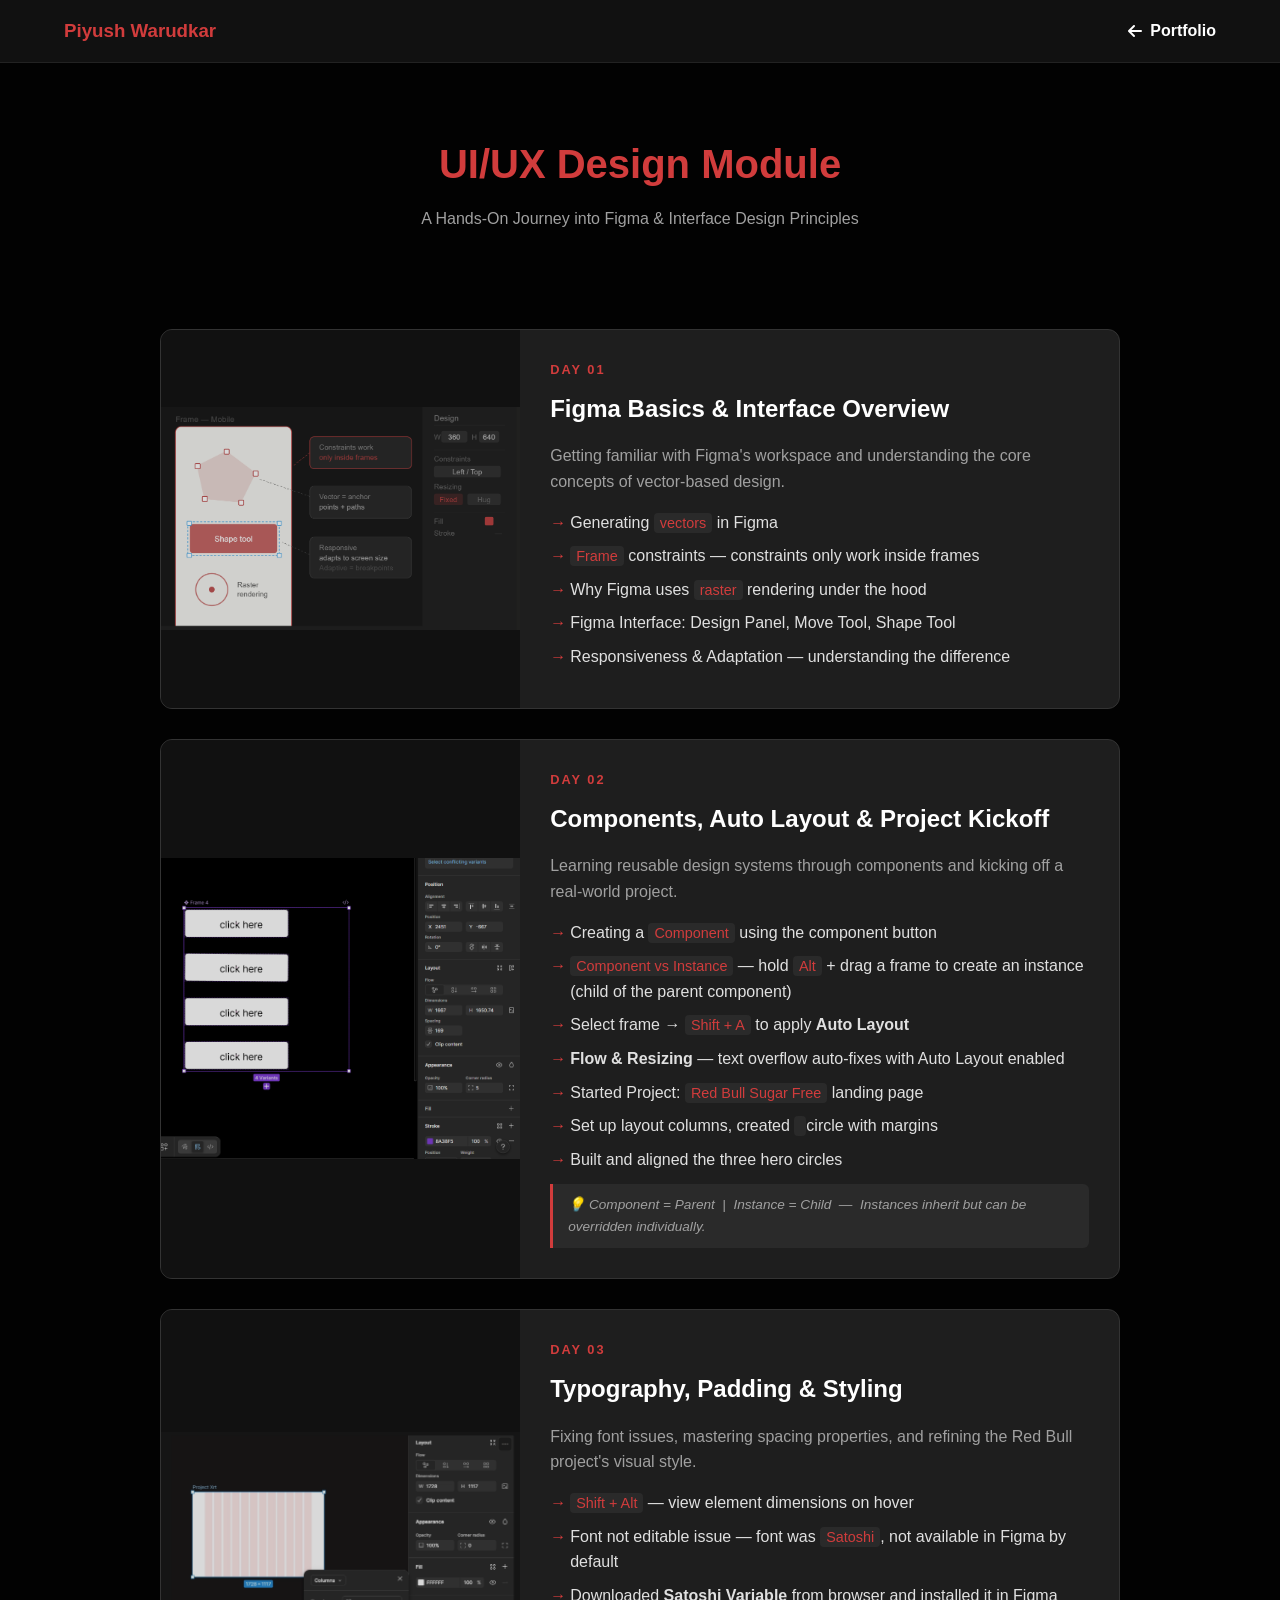
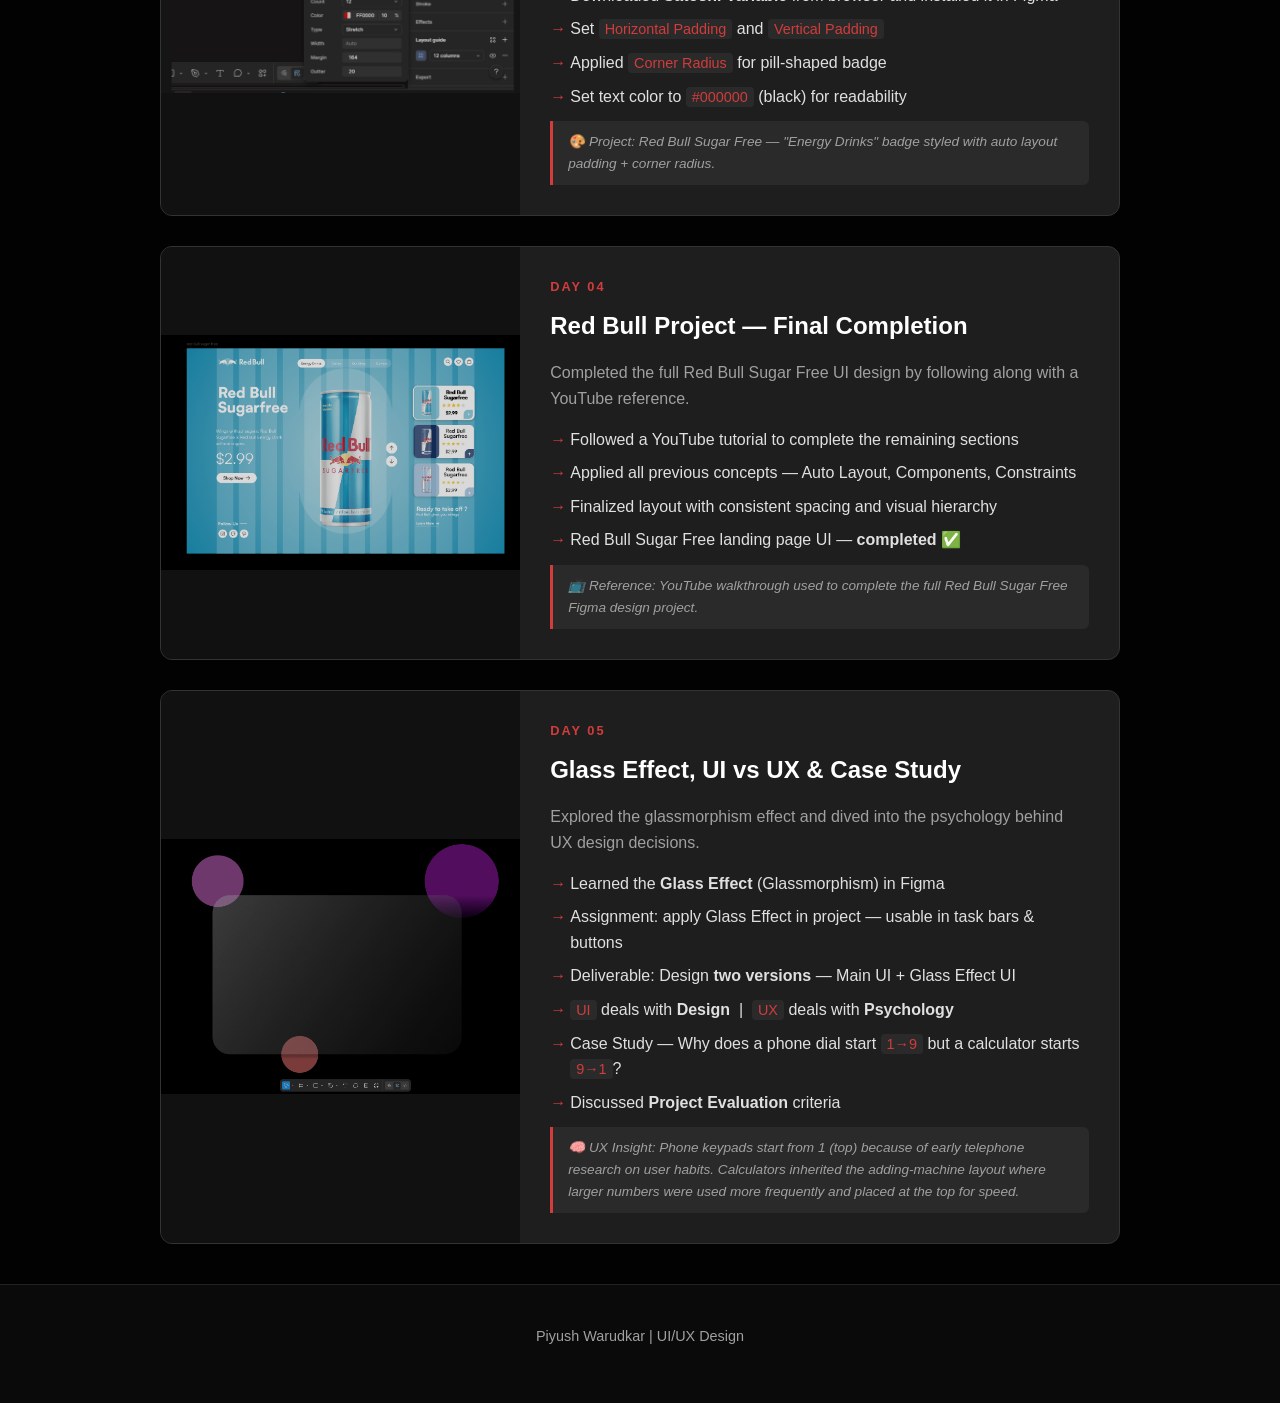
<file: module 2.html>
<!DOCTYPE html>
<html lang="en">
<head>
    <meta charset="UTF-8">
    <meta name="viewport" content="width=device-width, initial-scale=1.0">
    <title>UI/UX Learning Path | Piyush</title>
    <link rel="stylesheet" href="https://cdnjs.cloudflare.com/ajax/libs/font-awesome/6.0.0/css/all.min.css">
    <style>
        :root {
            --bg: #020202;
            --card: #1e1e1e;
            --accent: #d13c3c;
            --text: #e0e0e0;
            --muted: #a0a0a0;
        }
 
        * { margin: 0; padding: 0; box-sizing: border-box; font-family: sans-serif; }
        
        body {
            background-color: var(--bg);
            color: var(--text);
            line-height: 1.6;
            scroll-behavior: smooth;
        }
 
        nav {
            background: #111;
            padding: 1rem 5%;
            position: fixed;
            width: 100%;
            top: 0;
            display: flex;
            justify-content: space-between;
            align-items: center;
            z-index: 1000;
            border-bottom: 1px solid #222;
        }
 
        .logo {
            display: flex;
            align-items: center;
            gap: 10px;
            text-decoration: none;
        }
 
        .btn-back {
            color: white;
            text-decoration: none;
            font-weight: bold;
            transition: 0.3s;
            display: flex;
            align-items: center;
            gap: 8px;
        }
 
        .btn-back:hover { color: var(--accent); }
 
        .container {
            max-width: 1000px;
            margin: 100px auto 40px;
            padding: 0 20px;
        }
 
        .hero-section {
            text-align: center;
            margin-bottom: 50px;
            padding: 2rem 0;
        }
 
        .hero-section h1 {
            font-size: 2.5rem;
            color: var(--accent);
            margin-bottom: 10px;
        }
 
        .day-card {
            background: var(--card);
            border-radius: 12px;
            margin-bottom: 30px;
            overflow: hidden;
            display: flex;
            flex-direction: column;
            transition: 0.3s;
            border: 1px solid #333;
        }
 
        .day-card:hover {
            transform: translateY(-8px);
            box-shadow: 0 0 15px var(--accent);
        }
 
        @media (min-width: 768px) {
            .day-card { flex-direction: row; }
        }
 
        .day-image {
            flex: 1;
            background: #111;
            display: flex;
            align-items: center;
            justify-content: center;
            min-height: 200px;
            overflow: hidden;
            padding: 0;
        }
 
        .day-image img {
            width: 100%;
            height: 100%;
            min-height: 200px;
            object-fit: contain;
            border-radius: 0;
            filter: grayscale(20%) brightness(0.85);
            transition: filter 0.3s;
        }
 
        .day-card:hover .day-image img {
            filter: grayscale(0%) brightness(1);
        }
 
        .day-content {
            flex: 1.5;
            padding: 30px;
        }
 
        .day-label {
            color: var(--accent);
            font-weight: bold;
            text-transform: uppercase;
            font-size: 0.8rem;
            letter-spacing: 2px;
            margin-bottom: 10px;
        }
 
        h2 {
            margin-bottom: 15px;
            color: #fff;
        }
 
        p { color: var(--muted); margin-bottom: 15px; }
 
        ul {
            padding-left: 20px;
            list-style-type: none;
        }
 
        ul li {
            margin-bottom: 8px;
            position: relative;
            color: var(--text);
        }
 
        ul li::before {
            content: "→";
            color: var(--accent);
            position: absolute;
            left: -20px;
        }
 
        code {
            background: #2a2a2a;
            padding: 2px 6px;
            border-radius: 4px;
            color: var(--accent);
            font-size: 0.9rem;
        }
 
        .note-box {
            background: #2a2a2a;
            border-left: 3px solid var(--accent);
            padding: 10px 15px;
            border-radius: 0 6px 6px 0;
            margin-top: 12px;
            font-size: 0.85rem;
            color: var(--muted);
            font-style: italic;
        }
 
        footer {
            background: #0a0a0a;
            text-align: center;
            padding: 40px;
            color: var(--muted);
            font-size: 0.9rem;
            border-top: 1px solid #222;
        }
    </style>
</head>
<body>
 
    <nav>
        <a href="index.html" class="logo">
            <h3 style="color:#d13c3c">Piyush Warudkar</h3>
        </a>
        <a href="index.html" class="btn-back"><i class="fas fa-arrow-left"></i> Portfolio</a>
    </nav>
 
    <div class="container">
        <div class="hero-section">
            <h1>UI/UX Design Module</h1>
            <p style="color: var(--muted)">A Hands-On Journey into Figma & Interface Design Principles</p>
        </div>
 
        <!-- DAY 01 -->
        <div class="day-card">
            <div class="day-image">
                <img src="ui and ux day1.png"Figma Interface Design">
            </div>
            <div class="day-content">
                <div class="day-label">Day 01</div>
                <h2>Figma Basics & Interface Overview</h2>
                <p>Getting familiar with Figma's workspace and understanding the core concepts of vector-based design.</p>
                <ul>
                    <li>Generating <code>vectors</code> in Figma</li>
                    <li><code>Frame</code> constraints — constraints only work inside frames</li>
                    <li>Why Figma uses <code>raster</code> rendering under the hood</li>
                    <li>Figma Interface: Design Panel, Move Tool, Shape Tool</li>
                    <li>Responsiveness & Adaptation — understanding the difference</li>
                </ul>
            </div>
        </div>
 
        <!-- DAY 02 -->
        <div class="day-card">
            <div class="day-image">
                <img src="ui and ux day 2.png" alt="Components and Auto Layout">
            </div>
            <div class="day-content">
                <div class="day-label">Day 02</div>
                <h2>Components, Auto Layout & Project Kickoff</h2>
                <p>Learning reusable design systems through components and kicking off a real-world project.</p>
                <ul>
                    <li>Creating a <code>Component</code> using the component button</li>
                    <li><code>Component vs Instance</code> — hold <code>Alt</code> + drag a frame to create an instance (child of the parent component)</li>
                    <li>Select frame → <code>Shift + A</code> to apply <strong>Auto Layout</strong></li>
                    <li><strong>Flow & Resizing</strong> — text overflow auto-fixes with Auto Layout enabled</li>
                    <li>Started Project: <code>Red Bull Sugar Free</code> landing page</li>
                    <li>Set up layout columns, created <code></code> circle with margins</li>
                    <li>Built and aligned the three hero circles</li>
                </ul>
                <div class="note-box">
                    💡 Component = Parent &nbsp;|&nbsp; Instance = Child &nbsp;—&nbsp; Instances inherit but can be overridden individually.
                </div>
            </div>
        </div>
 
        <!-- DAY 03 -->
        <div class="day-card">
            <div class="day-image">
                <img src="ui and ux day 3.png" alt="Typography and Styling">
            </div>
            <div class="day-content">
                <div class="day-label">Day 03</div>
                <h2>Typography, Padding & Styling</h2>
                <p>Fixing font issues, mastering spacing properties, and refining the Red Bull project's visual style.</p>
                <ul>
                    <li><code>Shift + Alt</code> — view element dimensions on hover</li>
                    <li>Font not editable issue — font was <code>Satoshi</code>, not available in Figma by default</li>
                    <li>Downloaded <strong>Satoshi Variable</strong> from browser and installed it in Figma</li>
                    <li>Set <code>Horizontal Padding</code> and <code>Vertical Padding</code></li>
                    <li>Applied <code>Corner Radius</code> for pill-shaped badge</li>
                    <li>Set text color to <code>#000000</code> (black) for readability</li>
                </ul>
                <div class="note-box">
                    🎨 Project: Red Bull Sugar Free — "Energy Drinks" badge styled with auto layout padding + corner radius.
                </div>
            </div>
        </div>
 
        <!-- DAY 04 -->
        <div class="day-card">
            <div class="day-image">
                <img src="ui and ux day4.png" alt="Project Completion">
            </div>
            <div class="day-content">
                <div class="day-label">Day 04</div>
                <h2>Red Bull Project — Final Completion</h2>
                <p>Completed the full Red Bull Sugar Free UI design by following along with a YouTube reference.</p>
                <ul>
                    <li>Followed a YouTube tutorial to complete the remaining sections</li>
                    <li>Applied all previous concepts — Auto Layout, Components, Constraints</li>
                    <li>Finalized layout with consistent spacing and visual hierarchy</li>
                    <li>Red Bull Sugar Free landing page UI — <strong>completed ✅</strong></li>
                </ul>
                <div class="note-box">
                    📺 Reference: YouTube walkthrough used to complete the full Red Bull Sugar Free Figma design project.
                </div>
            </div>
        </div>
 
        <!-- DAY 05 -->
        <div class="day-card">
            <div class="day-image">
                <img src="ui and ux day5.png" alt="Glass Effect and UX Psychology">
            </div>
            <div class="day-content">
                <div class="day-label">Day 05</div>
                <h2>Glass Effect, UI vs UX & Case Study</h2>
                <p>Explored the glassmorphism effect and dived into the psychology behind UX design decisions.</p>
                <ul>
                    <li>Learned the <strong>Glass Effect</strong> (Glassmorphism) in Figma</li>
                    <li>Assignment: apply Glass Effect in project — usable in task bars & buttons</li>
                    <li>Deliverable: Design <strong>two versions</strong> — Main UI + Glass Effect UI</li>
                    <li><code>UI</code> deals with <strong>Design</strong> &nbsp;|&nbsp; <code>UX</code> deals with <strong>Psychology</strong></li>
                    <li>Case Study — Why does a phone dial start <code>1→9</code> but a calculator starts <code>9→1</code>?</li>
                    <li>Discussed <strong>Project Evaluation</strong> criteria</li>
                </ul>
                <div class="note-box">
                    🧠 UX Insight: Phone keypads start from 1 (top) because of early telephone research on user habits. Calculators inherited the adding-machine layout where larger numbers were used more frequently and placed at the top for speed.
                </div>
            </div>
        </div>
 
    </div>
 
    <footer>
        <p>Piyush Warudkar | UI/UX Design</p>
    </footer>
 
</body>
</html>
</file>
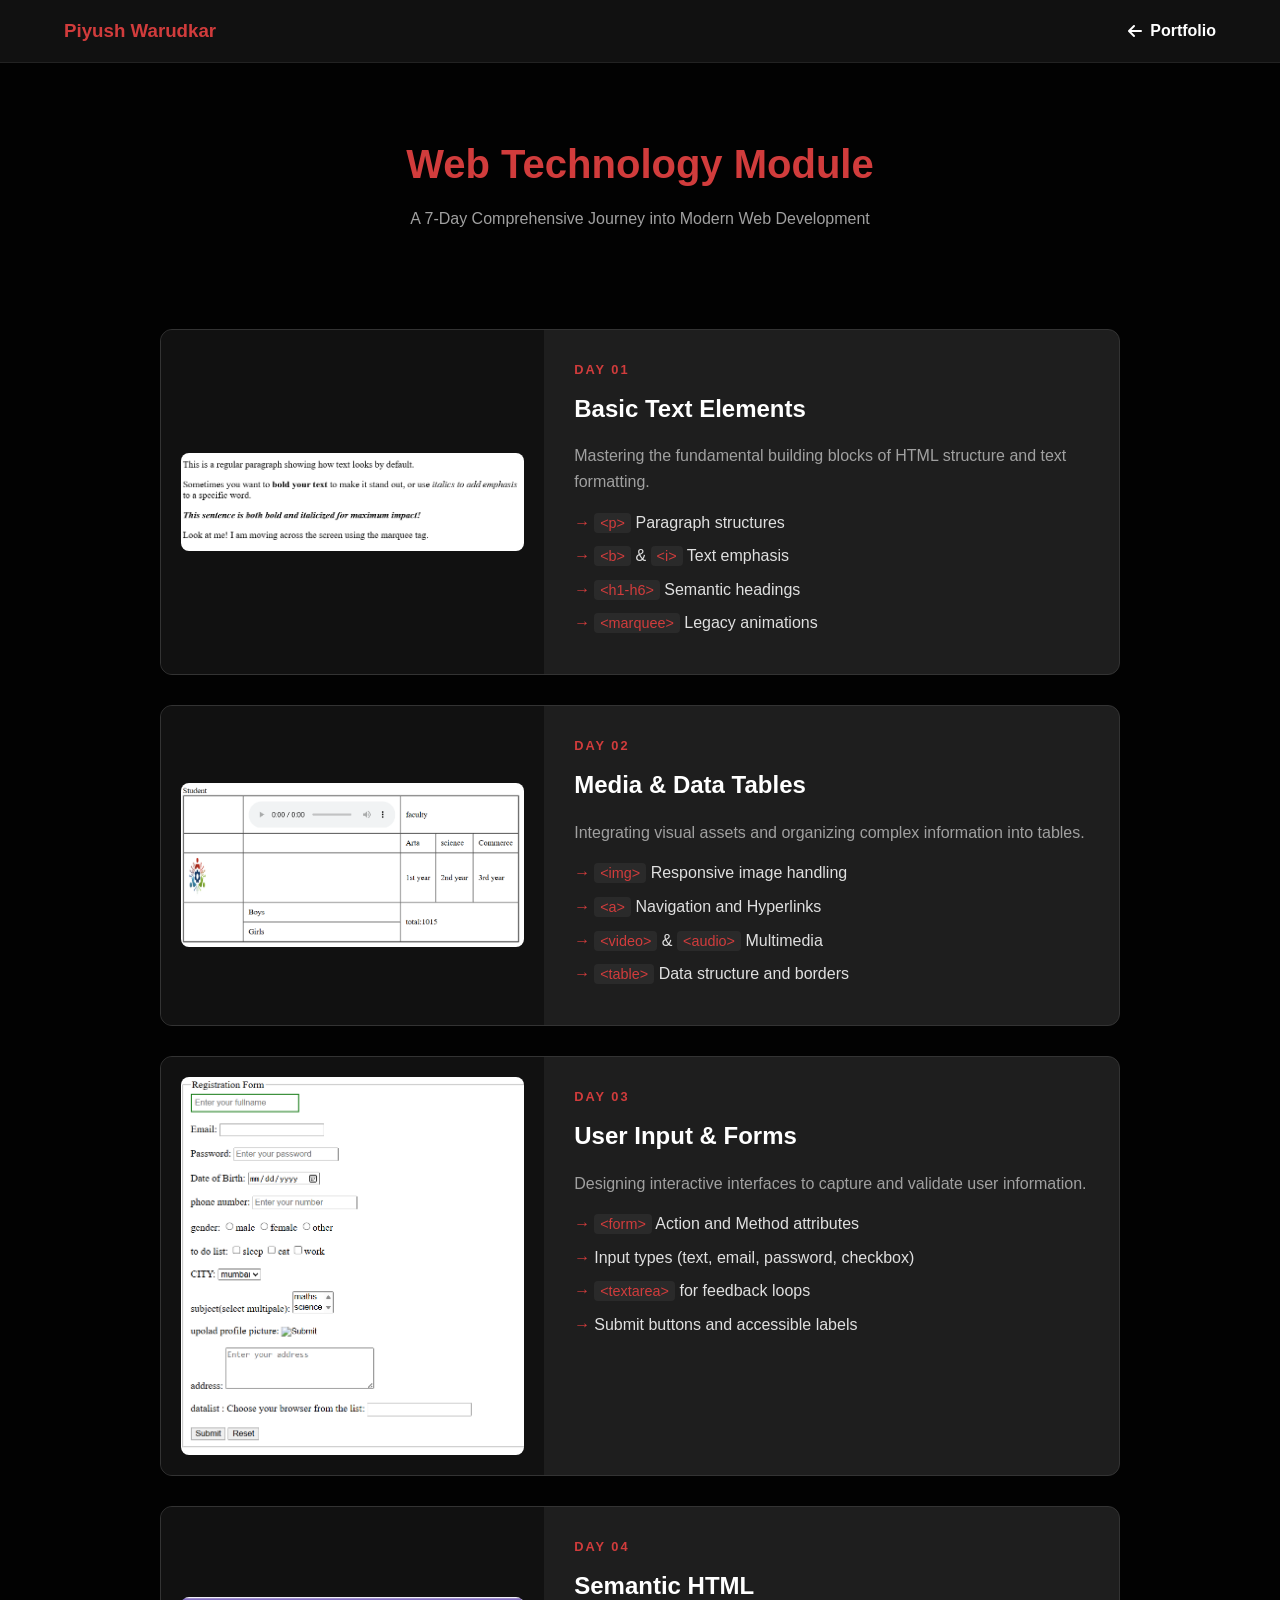
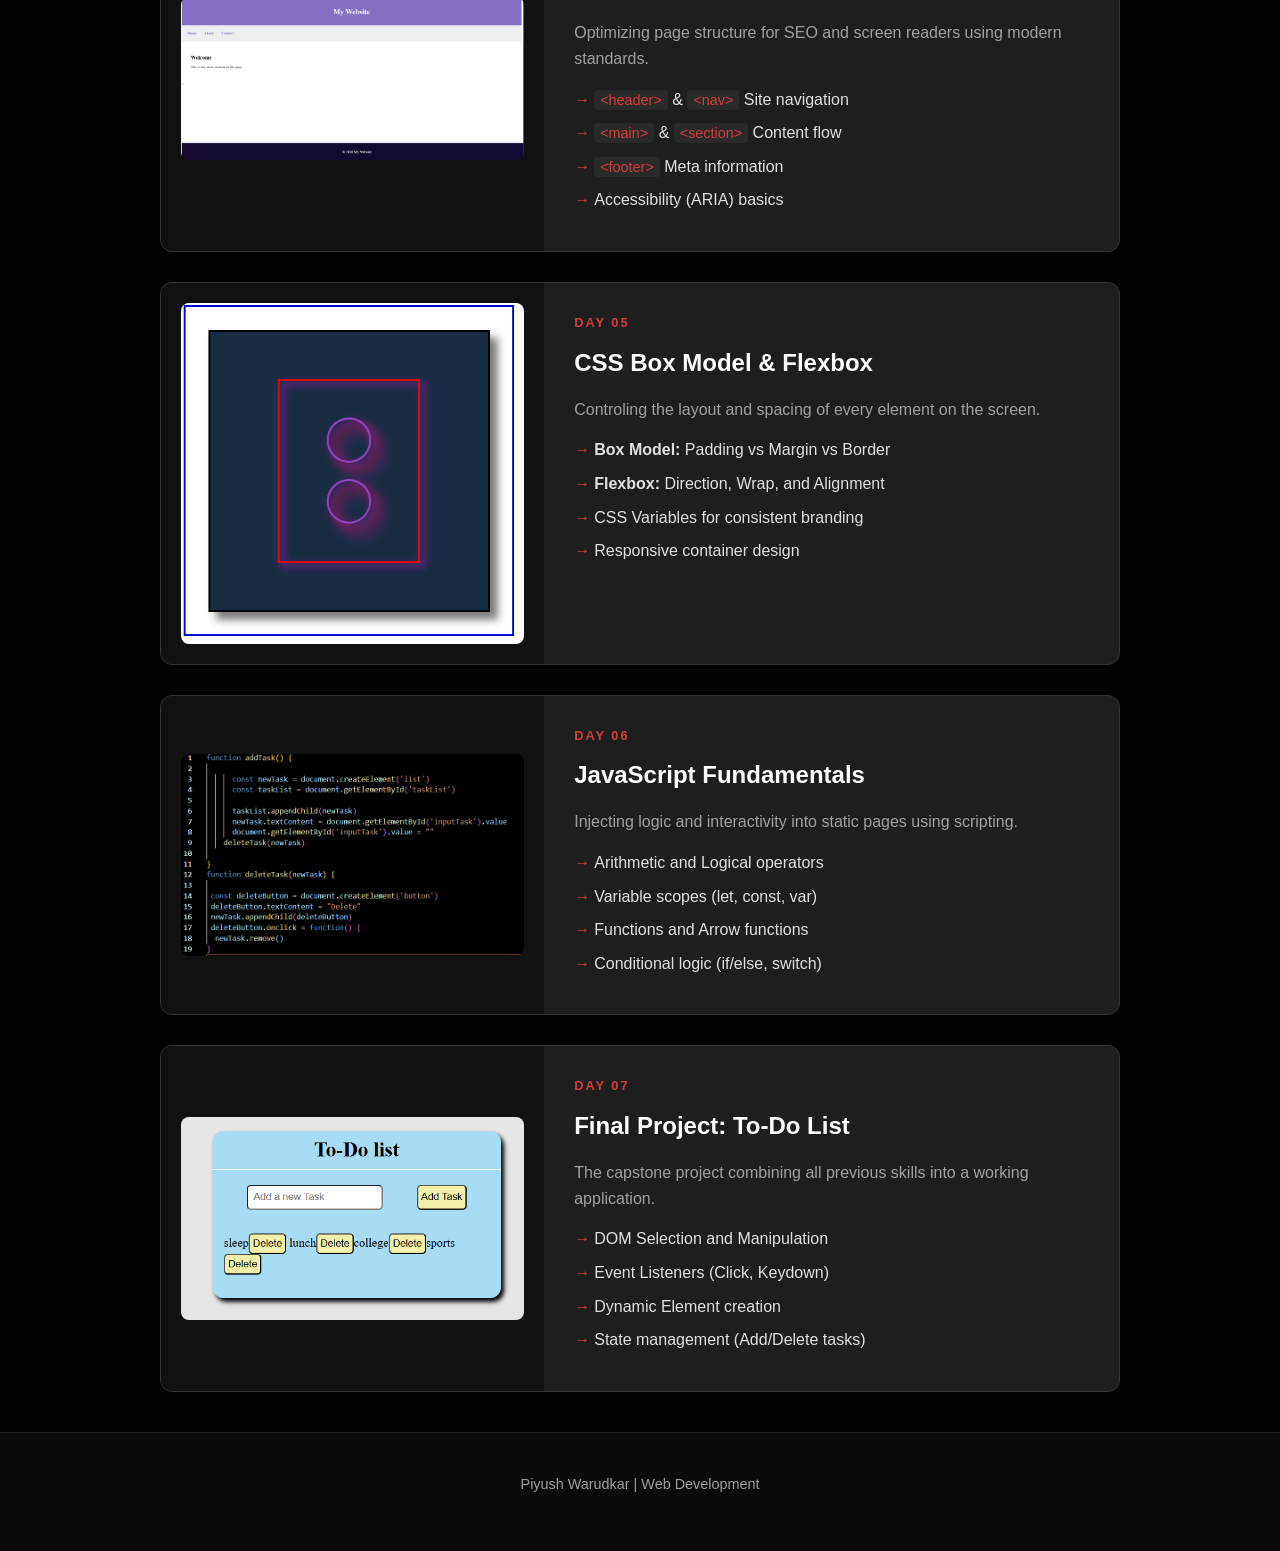
<file: module1.html>
<!DOCTYPE html>
<html lang="en">
<head>
    <meta charset="UTF-8">
    <meta name="viewport" content="width=device-width, initial-scale=1.0">
    <title>Web Development Learning Path | Piyush</title>
    <link rel="stylesheet" href="https://cdnjs.cloudflare.com/ajax/libs/font-awesome/6.0.0/css/all.min.css">
    <style>
        :root {
            --bg: #020202;
            --card: #1e1e1e;
            --accent: #d13c3c;
            --text: #e0e0e0;
            --muted: #a0a0a0;
        }

        * { margin: 0; padding: 0; box-sizing: border-box; font-family: sans-serif; }
        
        body {
            background-color: var(--bg);
            color: var(--text);
            line-height: 1.6;
            scroll-behavior: smooth;
        }

        /* NAV MATCHING MAIN PORTFOLIO */
        nav {
            background: #111;
            padding: 1rem 5%;
            position: fixed;
            width: 100%;
            top: 0;
            display: flex;
            justify-content: space-between;
            align-items: center;
            z-index: 1000;
            border-bottom: 1px solid #222;
        }

        .logo {
            display: flex;
            align-items: center;
            gap: 10px;
            text-decoration: none;
        }

        .btn-back {
            color: white;
            text-decoration: none;
            font-weight: bold;
            transition: 0.3s;
            display: flex;
            align-items: center;
            gap: 8px;
        }

        .btn-back:hover { color: var(--accent); }

        .container {
            max-width: 1000px;
            margin: 100px auto 40px;
            padding: 0 20px;
        }

        .hero-section {
            text-align: center;
            margin-bottom: 50px;
            padding: 2rem 0;
        }

        .hero-section h1 {
            font-size: 2.5rem;
            color: var(--accent);
            margin-bottom: 10px;
        }

        /* CARD STYLING MATCHING PORTFOLIO */
        .day-card {
            background: var(--card);
            border-radius: 12px;
            margin-bottom: 30px;
            overflow: hidden;
            display: flex;
            flex-direction: column;
            transition: 0.3s;
            border: 1px solid #333;
        }

        .day-card:hover {
            transform: translateY(-8px);
            box-shadow: 0 0 15px var(--accent);
        }

        @media (min-width: 768px) {
            .day-card { flex-direction: row; }
        }

        .day-image {
            flex: 1;
            background: #111;
            display: flex;
            align-items: center;
            justify-content: center;
            min-height: 200px;
            padding: 20px;
        }

        .day-image img {
            max-width: 100%;
            height: auto;
            border-radius: 8px;
            filter: grayscale(20%);
        }

        .day-content {
            flex: 1.5;
            padding: 30px;
        }

        .day-label {
            color: var(--accent);
            font-weight: bold;
            text-transform: uppercase;
            font-size: 0.8rem;
            letter-spacing: 2px;
            margin-bottom: 10px;
        }

        h2 {
            margin-bottom: 15px;
            color: #fff;
        }

        p { color: var(--muted); margin-bottom: 15px; }

        ul {
            padding-left: 20px;
            list-style-type: none;
        }

        ul li {
            margin-bottom: 8px;
            position: relative;
            color: var(--text);
        }

        ul li::before {
            content: "→";
            color: var(--accent);
            position: absolute;
            left: -20px;
        }

        code {
            background: #2a2a2a;
            padding: 2px 6px;
            border-radius: 4px;
            color: var(--accent);
            font-size: 0.9rem;
        }

        footer {
            background: #0a0a0a;
            text-align: center;
            padding: 40px;
            color: var(--muted);
            font-size: 0.9rem;
            border-top: 1px solid #222;
        }
    </style>
</head>
<body>

    <nav>
        <a href="index.html" class="logo">
            <h3 style="color:#d13c3c">Piyush Warudkar</h3>
        </a>
        <a href="index.html" class="btn-back"><i class="fas fa-arrow-left"></i> Portfolio</a>
    </nav>

    <div class="container">
        <div class="hero-section">
            <h1>Web Technology Module</h1>
            <p style="color: var(--muted)">A 7-Day Comprehensive Journey into Modern Web Development</p>
        </div>

        <div class="day-card">
            <div class="day-image">
                <img src="basic.png" alt="Day 1">
            </div>
            <div class="day-content">
                <div class="day-label">Day 01</div>
                <h2>Basic Text Elements</h2>
                <p>Mastering the fundamental building blocks of HTML structure and text formatting.</p>
                <ul>
                    <li><code>&lt;p&gt;</code> Paragraph structures</li>
                    <li><code>&lt;b&gt;</code> & <code>&lt;i&gt;</code> Text emphasis</li>
                    <li><code>&lt;h1-h6&gt;</code> Semantic headings</li>
                    <li><code>&lt;marquee&gt;</code> Legacy animations</li>
                </ul>
            </div>
        </div>

        <div class="day-card">
            <div class="day-image">
                <img src="table.png" alt="Day 2">
            </div>
            <div class="day-content">
                <div class="day-label">Day 02</div>
                <h2>Media & Data Tables</h2>
                <p>Integrating visual assets and organizing complex information into tables.</p>
                <ul>
                    <li><code>&lt;img&gt;</code> Responsive image handling</li>
                    <li><code>&lt;a&gt;</code> Navigation and Hyperlinks</li>
                    <li><code>&lt;video&gt;</code> & <code>&lt;audio&gt;</code> Multimedia</li>
                    <li><code>&lt;table&gt;</code> Data structure and borders</li>
                </ul>
            </div>
        </div>

        <div class="day-card">
            <div class="day-image">
                <img src="form.png" alt="Day 3">
            </div>
            <div class="day-content">
                <div class="day-label">Day 03</div>
                <h2>User Input & Forms</h2>
                <p>Designing interactive interfaces to capture and validate user information.</p>
                <ul>
                    <li><code>&lt;form&gt;</code> Action and Method attributes</li>
                    <li>Input types (text, email, password, checkbox)</li>
                    <li><code>&lt;textarea&gt;</code> for feedback loops</li>
                    <li>Submit buttons and accessible labels</li>
                </ul>
            </div>
        </div>

        <div class="day-card">
            <div class="day-image">
                <img src="navigation.png" alt="Day 4">
            </div>
            <div class="day-content">
                <div class="day-label">Day 04</div>
                <h2>Semantic HTML</h2>
                <p>Optimizing page structure for SEO and screen readers using modern standards.</p>
                <ul>
                    <li><code>&lt;header&gt;</code> & <code>&lt;nav&gt;</code> Site navigation</li>
                    <li><code>&lt;main&gt;</code> & <code>&lt;section&gt;</code> Content flow</li>
                    <li><code>&lt;footer&gt;</code> Meta information</li>
                    <li>Accessibility (ARIA) basics</li>
                </ul>
            </div>
        </div>

        <div class="day-card">
            <div class="day-image">
                <img src="box model.png" alt="Day 5">
            </div>
            <div class="day-content">
                <div class="day-label">Day 05</div>
                <h2>CSS Box Model & Flexbox</h2>
                <p>Controling the layout and spacing of every element on the screen.</p>
                <ul>
                    <li><strong>Box Model:</strong> Padding vs Margin vs Border</li>
                    <li><strong>Flexbox:</strong> Direction, Wrap, and Alignment</li>
                    <li>CSS Variables for consistent branding</li>
                    <li>Responsive container design</li>
                </ul>
            </div>
        </div>

        <div class="day-card">
            <div class="day-image">
                <img src="javas.png" alt="Day 6">
            </div>
            <div class="day-content">
                <div class="day-label">Day 06</div>
                <h2>JavaScript Fundamentals</h2>
                <p>Injecting logic and interactivity into static pages using scripting.</p>
                <ul>
                    <li>Arithmetic and Logical operators</li>
                    <li>Variable scopes (let, const, var)</li>
                    <li>Functions and Arrow functions</li>
                    <li>Conditional logic (if/else, switch)</li>
                </ul>
            </div>
        </div>

        <div class="day-card">
            <div class="day-image">
                <img src="to-do-list.png" alt="Day 7">
            </div>
            <div class="day-content">
                <div class="day-label">Day 07</div>
                <h2>Final Project: To-Do List</h2>
                <p>The capstone project combining all previous skills into a working application.</p>
                <ul>
                    <li>DOM Selection and Manipulation</li>
                    <li>Event Listeners (Click, Keydown)</li>
                    <li>Dynamic Element creation</li>
                    <li>State management (Add/Delete tasks)</li>
                </ul>
            </div>
        </div>
    </div>

    <footer>
        <p> Piyush Warudkar | Web Development </p>
    </footer>

</body>
</html>
</file>
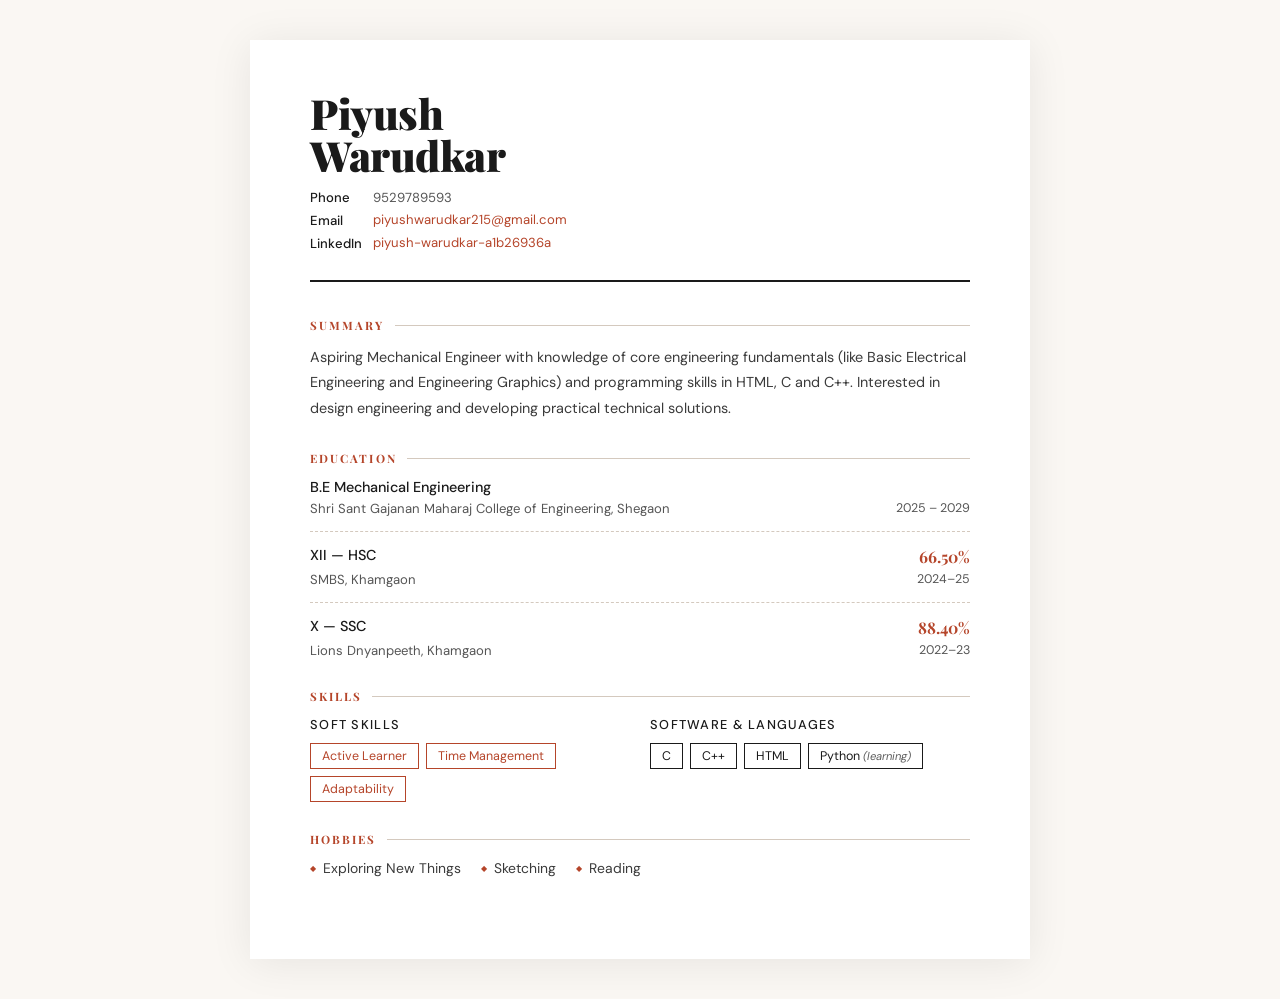
<file: resume.html>
<!DOCTYPE html>
<html lang="en">
<head>
  <meta charset="UTF-8" />
  <meta name="viewport" content="width=device-width, initial-scale=1.0"/>
  <title>Piyush Warudkar – Resume</title>
  <link href="https://fonts.googleapis.com/css2?family=Playfair+Display:wght@700;900&family=DM+Sans:wght@300;400;500&display=swap" rel="stylesheet"/>
  <style>
    *, *::before, *::after { box-sizing: border-box; margin: 0; padding: 0; }
 
    :root {
      --ink: #1a1a1a;
      --muted: #555;
      --accent: #b5452a;
      --rule: #d4c9be;
      --bg: #faf7f3;
      --card: #fff;
    }
 
    body {
      font-family: 'DM Sans', sans-serif;
      background: var(--bg);
      color: var(--ink);
      min-height: 100vh;
      display: flex;
      justify-content: center;
      padding: 40px 16px;
    }
 
    .page {
      background: var(--card);
      width: 100%;
      max-width: 780px;
      padding: 52px 60px;
      box-shadow: 0 4px 40px rgba(0,0,0,0.08);
      animation: fadeUp 0.6s ease both;
    }
 
    @keyframes fadeUp {
      from { opacity: 0; transform: translateY(24px); }
      to   { opacity: 1; transform: translateY(0); }
    }
 
    /* ── HEADER ── */
    .header {
      display: flex;
      justify-content: space-between;
      align-items: flex-start;
      gap: 24px;
      margin-bottom: 36px;
      padding-bottom: 28px;
      border-bottom: 2px solid var(--ink);
    }
 
    .header-left { flex: 1; }
 
    h1 {
      font-family: 'Playfair Display', serif;
      font-size: 2.6rem;
      font-weight: 900;
      letter-spacing: -0.5px;
      line-height: 1;
      margin-bottom: 14px;
      color: var(--ink);
    }
 
    .contact-list {
      list-style: none;
      display: flex;
      flex-direction: column;
      gap: 5px;
    }
 
    .contact-list li {
      font-size: 0.82rem;
      color: var(--muted);
      display: flex;
      align-items: center;
      gap: 7px;
    }
 
    .contact-list li span.label {
      font-weight: 500;
      color: var(--ink);
      min-width: 56px;
    }
 
    .contact-list a {
      color: var(--accent);
      text-decoration: none;
      border-bottom: 1px solid transparent;
      transition: border-color 0.2s;
    }
    .contact-list a:hover { border-color: var(--accent); }
 
    .photo {
      width: 110px;
      height: 130px;
      object-fit: cover;
      border: 3px solid var(--ink);
      flex-shrink: 0;
      display: block;
      background: #e0d8ce;
      position: relative;
      overflow: hidden;
    }
 
    .photo-placeholder {
      width: 110px;
      height: 130px;
      border: 3px solid var(--ink);
      flex-shrink: 0;
      display: flex;
      align-items: center;
      justify-content: center;
      font-size: 0.7rem;
      color: var(--muted);
      background: #f0ebe4;
      font-family: 'DM Sans', sans-serif;
    }
 
    /* ── SECTIONS ── */
    .section {
      margin-bottom: 30px;
      animation: fadeUp 0.6s ease both;
    }
    .section:nth-child(2) { animation-delay: 0.08s; }
    .section:nth-child(3) { animation-delay: 0.14s; }
    .section:nth-child(4) { animation-delay: 0.20s; }
    .section:nth-child(5) { animation-delay: 0.26s; }
 
    .section-title {
      font-family: 'Playfair Display', serif;
      font-size: 0.72rem;
      font-weight: 700;
      letter-spacing: 0.18em;
      text-transform: uppercase;
      color: var(--accent);
      margin-bottom: 12px;
      display: flex;
      align-items: center;
      gap: 10px;
    }
    .section-title::after {
      content: '';
      flex: 1;
      height: 1px;
      background: var(--rule);
    }
 
    .summary-text {
      font-size: 0.9rem;
      line-height: 1.75;
      color: #3a3a3a;
    }
 
    /* ── EDUCATION ── */
    .edu-item {
      display: grid;
      grid-template-columns: 1fr auto;
      gap: 4px 20px;
      margin-bottom: 14px;
      padding-bottom: 14px;
      border-bottom: 1px dashed var(--rule);
    }
    .edu-item:last-child { border-bottom: none; margin-bottom: 0; padding-bottom: 0; }
 
    .edu-name {
      font-weight: 500;
      font-size: 0.9rem;
    }
    .edu-inst {
      font-size: 0.82rem;
      color: var(--muted);
      grid-column: 1;
    }
    .edu-score {
      font-family: 'Playfair Display', serif;
      font-size: 1rem;
      font-weight: 700;
      color: var(--accent);
      text-align: right;
      white-space: nowrap;
    }
    .edu-year {
      font-size: 0.78rem;
      color: var(--muted);
      text-align: right;
      white-space: nowrap;
    }
 
    /* ── SKILLS ── */
    .skills-grid {
      display: grid;
      grid-template-columns: 1fr 1fr;
      gap: 20px;
    }
 
    .skill-group-title {
      font-size: 0.8rem;
      font-weight: 500;
      text-transform: uppercase;
      letter-spacing: 0.1em;
      margin-bottom: 10px;
      color: var(--ink);
    }
 
    .skill-tags {
      display: flex;
      flex-wrap: wrap;
      gap: 7px;
    }
 
    .tag {
      display: inline-block;
      padding: 4px 11px;
      font-size: 0.78rem;
      border: 1.5px solid var(--ink);
      background: transparent;
      transition: background 0.18s, color 0.18s;
      cursor: default;
    }
    .tag:hover { background: var(--ink); color: #fff; }
 
    .tag.soft { border-color: var(--accent); color: var(--accent); }
    .tag.soft:hover { background: var(--accent); color: #fff; }
 
    /* ── HOBBIES ── */
    .hobbies-list {
      display: flex;
      gap: 20px;
      flex-wrap: wrap;
    }
 
    .hobby {
      display: flex;
      align-items: center;
      gap: 7px;
      font-size: 0.87rem;
      color: #3a3a3a;
    }
 
    .hobby::before {
      content: '◆';
      font-size: 0.5rem;
      color: var(--accent);
    }
 
    @media (max-width: 580px) {
      .page { padding: 32px 24px; }
      h1 { font-size: 2rem; }
      .header { flex-direction: column-reverse; }
      .photo-placeholder { width: 80px; height: 96px; }
      .skills-grid { grid-template-columns: 1fr; }
    }
  </style>
</head>
<body>
  <div class="page">
 
    <!-- HEADER -->
    <header class="header">
      <div class="header-left">
        <h1>Piyush<br>Warudkar</h1>
        <ul class="contact-list">
          <li>
            <span class="label">Phone</span>
            9529789593
          </li>
          <li>
            <span class="label">Email</span>
            <a href="mailto:piyushwarudkar215@gmail.com">piyushwarudkar215@gmail.com</a>
          </li>
          <li>
            <span class="label">LinkedIn</span>
            <a href="https://www.linkedin.com/in/piyush-warudkar-a1b26936a" target="_blank">piyush-warudkar-a1b26936a</a>
          </li>
        </ul>
      </div>
   
    </header>
 
    <!-- SUMMARY -->
    <section class="section">
      <h2 class="section-title">Summary</h2>
      <p class="summary-text">
        Aspiring Mechanical Engineer with knowledge of core engineering fundamentals (like Basic Electrical Engineering and Engineering Graphics) and programming skills in HTML, C and C++. Interested in design engineering and developing practical technical solutions.
      </p>
    </section>
 
    <!-- EDUCATION -->
    <section class="section">
      <h2 class="section-title">Education</h2>
 
      <div class="edu-item">
        <div class="edu-name">B.E Mechanical Engineering</div>
        <div></div>
        <div class="edu-inst">Shri Sant Gajanan Maharaj College of Engineering, Shegaon</div>
        <div class="edu-year">2025 – 2029</div>
      </div>
 
      <div class="edu-item">
        <div class="edu-name">XII — HSC</div>
        <div class="edu-score">66.50%</div>
        <div class="edu-inst">SMBS, Khamgaon</div>
        <div class="edu-year">2024–25</div>
      </div>
 
      <div class="edu-item">
        <div class="edu-name">X — SSC</div>
        <div class="edu-score">88.40%</div>
        <div class="edu-inst">Lions Dnyanpeeth, Khamgaon</div>
        <div class="edu-year">2022–23</div>
      </div>
    </section>
 
    <!-- SKILLS -->
    <section class="section">
      <h2 class="section-title">Skills</h2>
      <div class="skills-grid">
        <div>
          <div class="skill-group-title">Soft Skills</div>
          <div class="skill-tags">
            <span class="tag soft">Active Learner</span>
            <span class="tag soft">Time Management</span>
            <span class="tag soft">Adaptability</span>
          </div>
        </div>
        <div>
          <div class="skill-group-title">Software &amp; Languages</div>
          <div class="skill-tags">
            <span class="tag">C</span>
            <span class="tag">C++</span>
            <span class="tag">HTML</span>
            <span class="tag">Python <em style="font-size:0.7rem;opacity:0.7">(learning)</em></span>
          </div>
        </div>
      </div>
    </section>
 
    <!-- HOBBIES -->
    <section class="section">
      <h2 class="section-title">Hobbies</h2>
      <div class="hobbies-list">
        <div class="hobby">Exploring New Things</div>
        <div class="hobby">Sketching</div>
        <div class="hobby">Reading</div>
      </div>
    </section>
 
  </div>
</body>
</html>
</file>
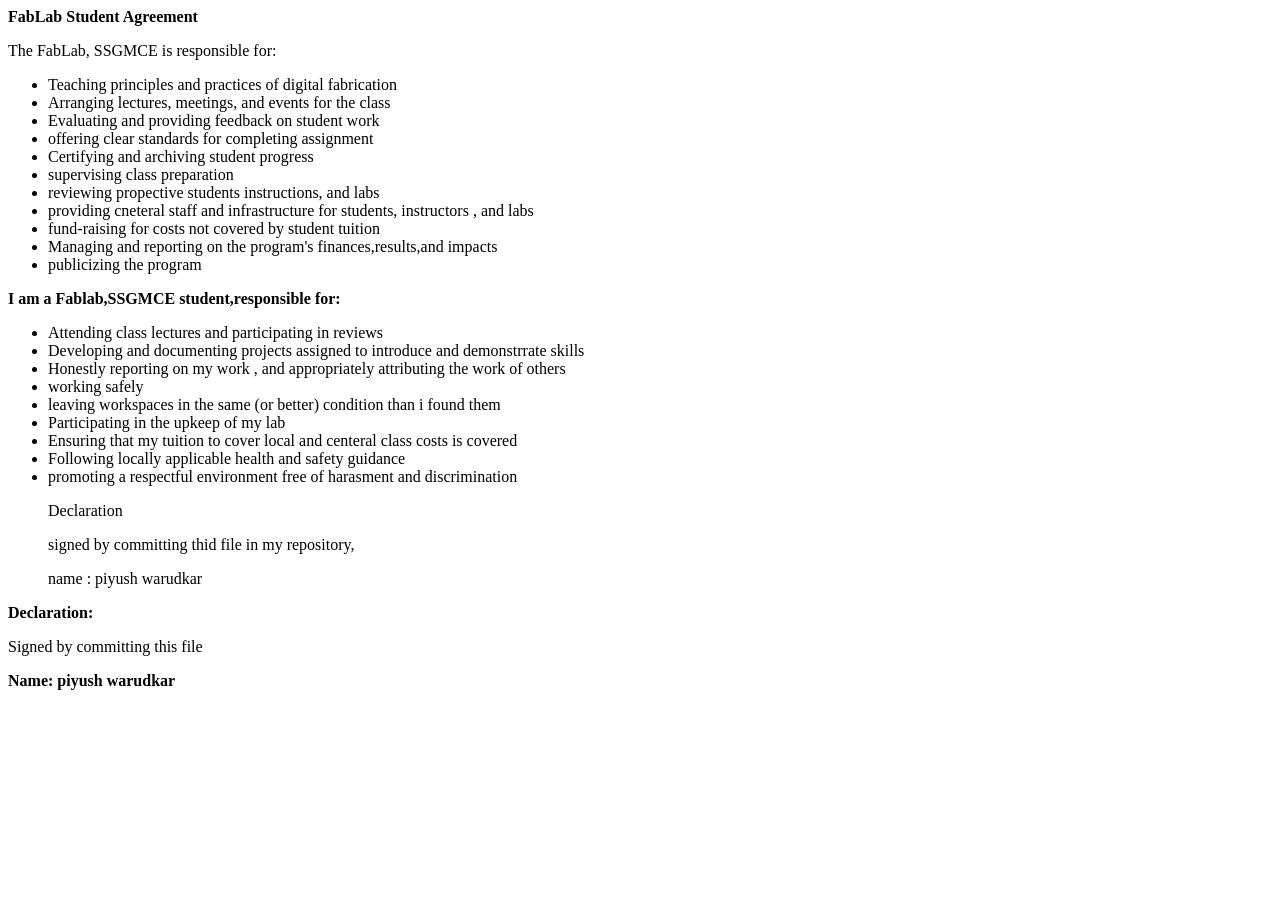
<file: student agreement.html>
<html>
    <header>
        <title></title>
    </header>
<body>
    <p><b>FabLab Student Agreement</b></p>

<p>The FabLab, SSGMCE is responsible for:</p>
<ul>
<li>Teaching principles and practices of digital fabrication</li>
<li>Arranging lectures, meetings, and events for the class</li>
<li>Evaluating and providing feedback on student work</li>
<li>offering clear standards for completing assignment</li>
<li>Certifying and archiving student progress</li>
<li>supervising class preparation </li>
<li>reviewing propective students instructions, and labs</li>
<li>providing cneteral staff and infrastructure for students, instructors , and labs</li>
<li>fund-raising for costs not covered by student tuition</li>
<li>Managing and reporting on the program's finances,results,and impacts </li>
<li>publicizing the program</li>
</ul>

<p><b>I am a Fablab,SSGMCE student,responsible for:</b></p>
<ul>
<li>Attending class lectures and participating in reviews</li>
<li>Developing and documenting projects assigned to introduce and demonstrrate skills</li>
<li>Honestly reporting on my work , and appropriately attributing the work of others </li>
<li>working safely</li>
<li>leaving workspaces in the same (or better) condition than i found them </li>
<li>Participating in the upkeep of my lab</li>
<li>Ensuring that my  tuition to cover local and centeral class costs is covered</li>
<li>Following locally applicable health and safety guidance</li>
<li>promoting a respectful environment free of harasment and discrimination </li>
<p>Declaration</p>
<p>signed by committing thid file in my repository,</p>
<p>name : piyush warudkar</p>
</ul>

<p><b>Declaration:</b></p>
<p>Signed by committing this file</p>
<p><b>Name: piyush warudkar</b></p>

</body>
</html>
</file>
